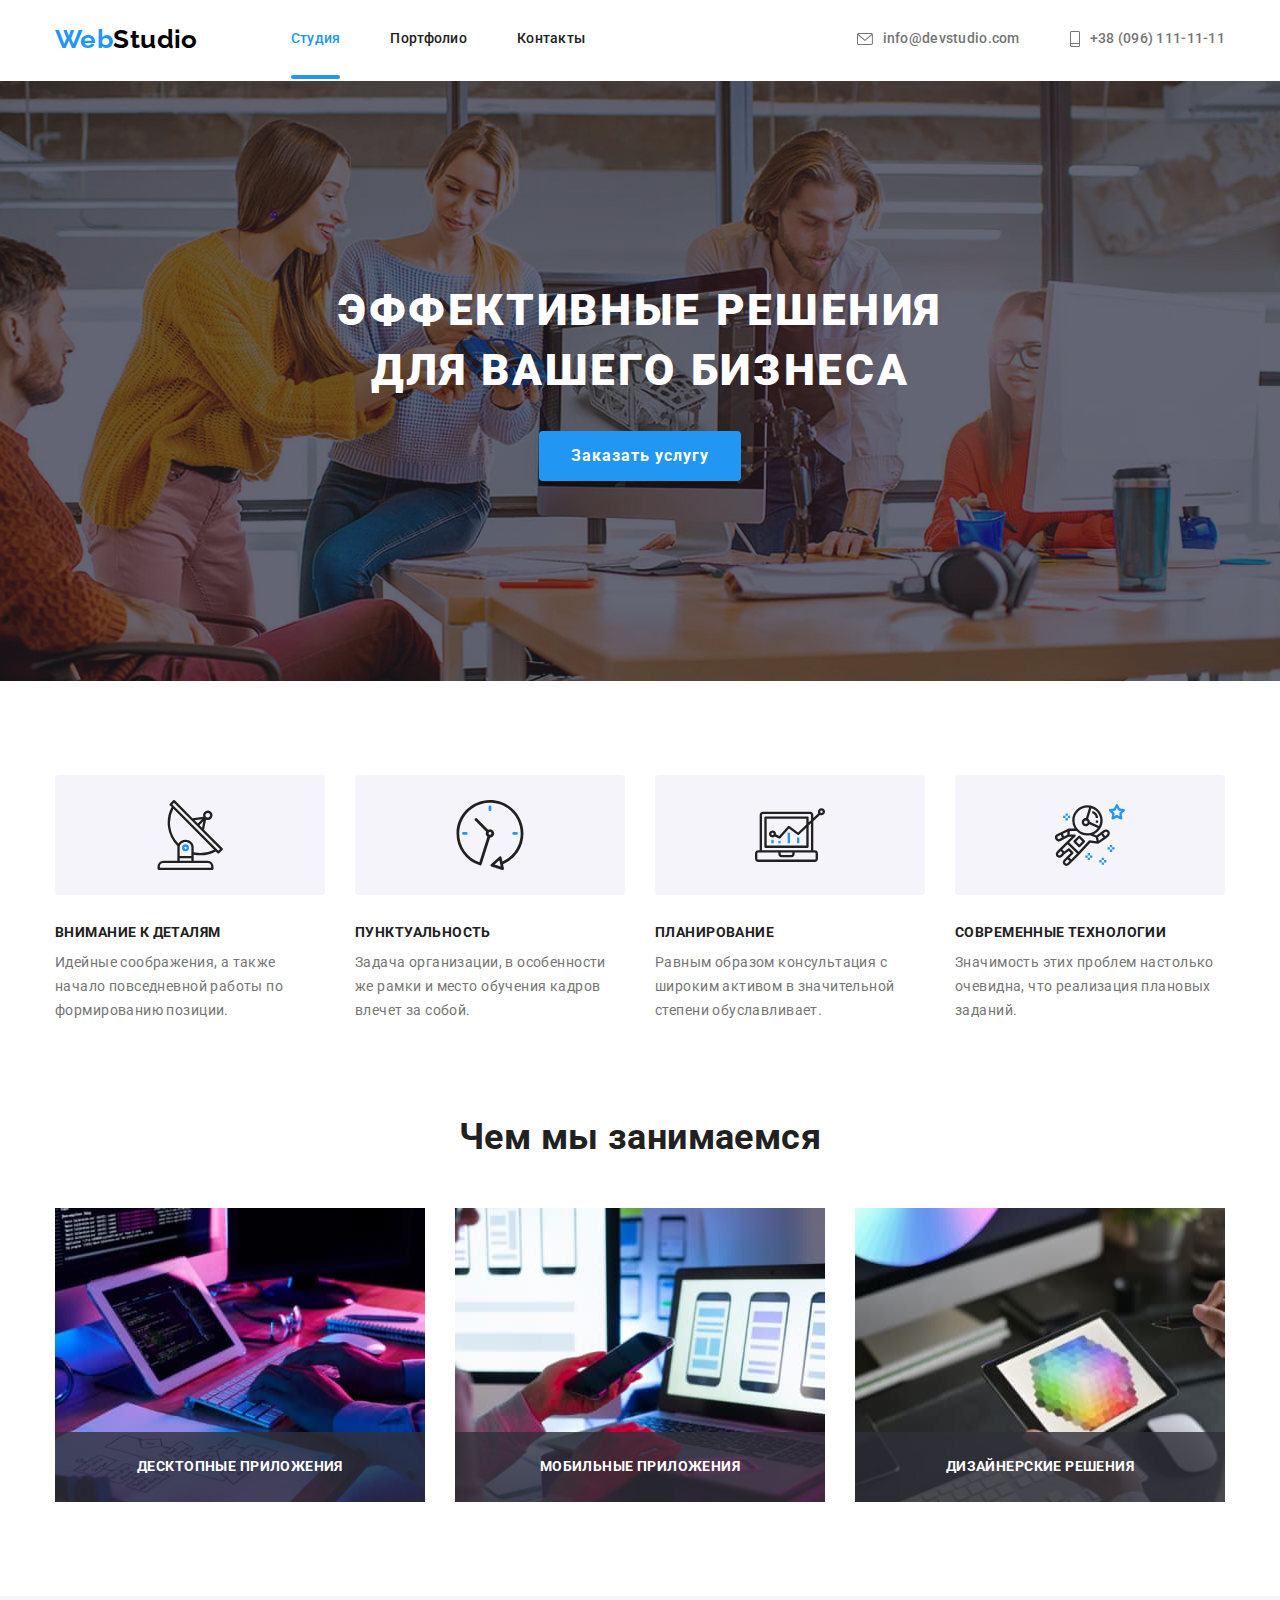
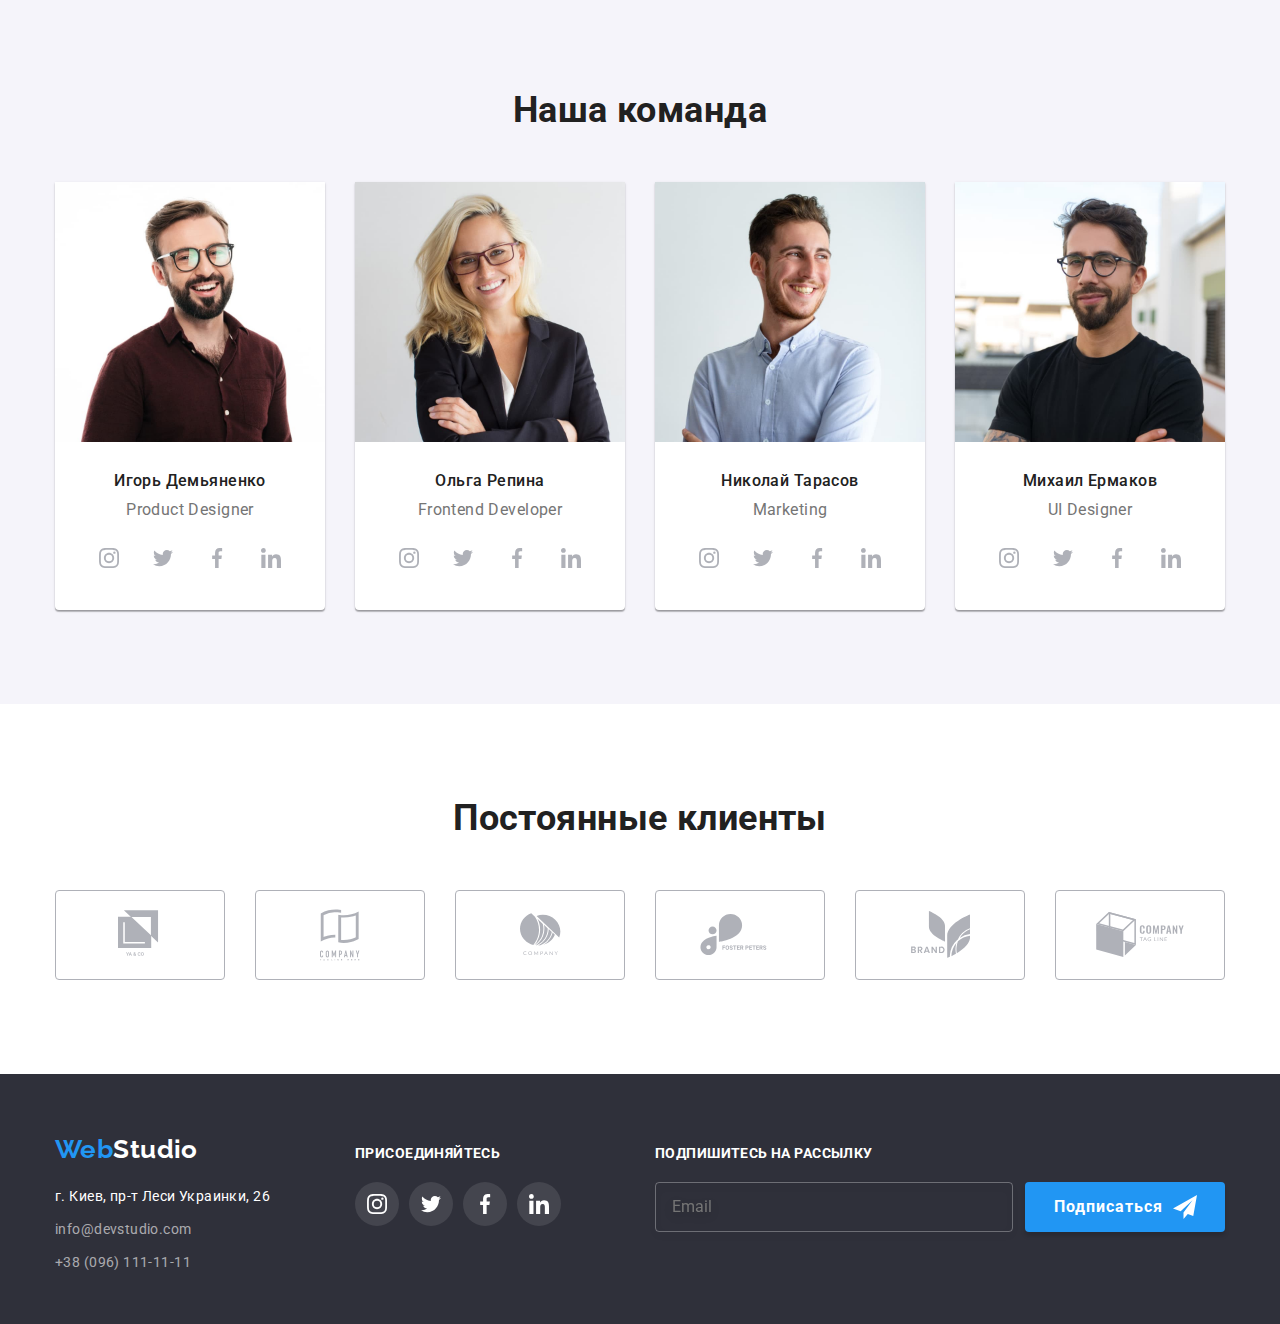
<file: index.html>
<!DOCTYPE html>
<html lang="ru">

<!-- Элемент -->

<head>
    <meta charset="UTF-8">
    <meta http-equiv="X-UA-Compatible" content="IE=edge">
    <meta name="viewport" content="width=device-width, initial-scale=1.0">
    <title>Портфолио</title>
    <link
        href="https://fonts.googleapis.com/css2?family=Raleway:wght@700&family=Roboto:wght@400;500;700;900&display=swap"
        rel="stylesheet">
    <link rel="stylesheet"
        href="https://cdnjs.cloudflare.com/ajax/libs/modern-normalize/0.2.0/modern-normalize.min.css">
    <link rel="stylesheet" href="./css/styles.css">
</head>

<!-- Тело -->

<body class="page">
    <header class="page-header page-header__size">
        <div class="container">
            <nav class="page-header__nav">
                <a href="./index.html" class="logo list"><span class="logo__text">Web</span>Studio</a>
                <ul class="site-nav list">
                    <li class="site-nav__item"><a href="./index.html"
                            class="site-nav__link site-nav__link--current list">Студия</a></li>
                    <li class="site-nav__item"><a href="./portfolio.html" class="site-nav__link list">Портфолио</a></li>
                    <li class="site-nav__item"><a href="#contacts" class="site-nav__link list">Контакты</a></li>
                </ul>
            </nav>
            <ul class="auth-nav list">
                <li class="auth-nav__item"><a href="mailto:info@devstudio.com" aria-label="Почта"
                        class="auth-nav__link list">
                        <svg class="auth-nav__icon" width="16" height="12">
                            <use href="./images/icon.svg#envelope"></use>
                        </svg>info@devstudio.com
                    </a>
                </li>
                <li class="auth-nav__item"><a href="tel:+380961111111" aria-label="Телефон" class="auth-nav__link list">
                        <svg class="auth-nav__icon" width="10" height="16">
                            <use href="./images/icon.svg#smartphone"></use>
                        </svg>+38 (096) 111-11-11</a></li>
            </ul>
        </div>
    </header>

<!-- Тело-2 -->

    <main>
        <section class="hero hero__overlay">
            <div class="container">
                <div class="hero__center">
                    <h1 class="hero__title">Эффективные решения для вашего бизнеса</h1>
                </div>
                <button type="button" class="button" data-modal-open>Заказать услугу</button>
                <div class="backdrop is-hidden" data-modal>
                    <div class="modal">
                        <p></p>
                        <button type="button" class="modal__button-close list list-border" data-modal-close>
                            <svg class="button-close__icon" width="11" height="11">
                                <use href="./images/icon.svg#close"></use>
                            </svg>
                        </button>
                        <div class="form-box">
                            <form class="form-modal">
                                <p class="form-modal__title">Оставьте свои данные, мы вам перезвоним</p>
                                <label class="form-modal__field">
                                    <span class="form-modal__text">Имя</span>
                                    <input type="text" class="form-modal__input" name="name">
                                    <svg class="form-modal__icon" width="18" height="18">
                                        <use href="./images/icon.svg#person-form"></use>
                                    </svg>
                                </label>
                                <label class="form-modal__field">
                                    <span class="form-modal__text">Телефон</span>
                                    <input type="tel" class="form-modal__input" name="tel">
                                    <svg class="form-modal__icon" width="18" height="18">
                                        <use href="./images/icon.svg#phone-form"></use>
                                    </svg>
                                </label>
                                <label class="form-modal__field">
                                    <span class="form-modal__text">Почта</span>
                                    <input type="email" class="form-modal__input" name="email" required>
                                    <svg class="form-modal__icon" width="18" height="18">
                                        <use href="./images/icon.svg#email-form"></use>
                                    </svg>
                                </label>
                                <label class="form-modal__field form-modal__field--area">
                                    <span class="form-modal__text">Комментарий</span>
                                    <textarea name="user-text" class="form-modal__input form-modal__input--area"
                                        placeholder="Введите текст"></textarea>
                                </label>
                                <label class="form-modal__checkbox">
                                    <input type="checkbox" class="form-modal__check-icon-box visually-hidden"
                                        name="check" value="i-agree">
                                    <svg class="form-modal__checkbox-icon" width="16" height="15">
                                        <use href="./images/icon.svg#icon-check"></use>
                                    </svg>
                                    <span class="form-modal__checkbox-text">Соглашаюсь с рассылкой и принимаю</span>
                                    <a href="" aria-label="Условия договора"
                                        class="form-modal__checkbox-text--agreement list" target="_blank"
                                        rel="noopener noreferrer">Условия договора</a>
                                </label>
                                <button type="submit" class="button button--send">Отправить</button>
                            </form>
                        </div>
                    </div>
                </div>

            </div>
        </section>
        <section class="section description">
            <div class="container">
                <h2 class="visually-hidden">Чем мы занимаемся описание</h2>
                <ul class="description__list list">
                    <li class="description__item">
                        <div class="description__item-box">
                            <svg width="70" height="70">
                                <use href="./images/icon.svg#Group"></use>
                            </svg>
                        </div>
                        <h3 class="description__title">Внимание к деталям</h3>
                        <p class="description__text">Идейные соображения, а также начало повседневной работы по
                            формированию позиции.
                        </p>
                    </li>
                    <li class="description__item">
                        <div class="description__item-box">
                            <svg width="70" height="70">
                                <use href="./images/icon.svg#clock"></use>
                            </svg>
                        </div>
                        <h3 class="description__title">Пунктуальность</h3>
                        <p class="description__text">Задача организации, в особенности же рамки и место обучения кадров
                            влечет за
                            собой.
                        </p>
                    </li>
                    <li class="description__item">
                        <div class="description__item-box">
                            <svg width="70" height="70">
                                <use href="./images/icon.svg#diagram"></use>
                            </svg>
                        </div>
                        <h3 class="description__title">Планирование</h3>
                        <p class="description__text">Равным образом консультация с широким активом в значительной
                            степени
                            обуславливает.
                        </p>
                    </li>
                    <li class="description__item">
                        <div class="description__item-box">
                            <svg width="70" height="70">
                                <use href="./images/icon.svg#astronaut"></use>
                            </svg>
                        </div>
                        <h3 class="description__title">Современные технологии</h3>
                        <p class="description__text">Значимость этих проблем настолько очевидна, что реализация плановых
                            заданий.</p>
                    </li>
                </ul>
            </div>
        </section>
        <section class="section jobs">
            <div class="container">
                <h2 class="section__title">Чем мы занимаемся</h2>
                <ul class="section-jobs__list list">
                    <li class="section-jobs__item section-jobs__item--foto-thumb"><img src="./images/about-1.jpg"
                            alt="Сотрудник пишет код." width="370">
                        <p class="section-jobs__text">Десктопные приложения</p>
                    </li>
                    <li class="section-jobs__item section-jobs__item--foto-thumb"><img src="./images/about-2.jpg"
                            alt="Сотрудник настраивает стили." width="370">
                        <p class="section-jobs__text">Мобильные приложения</p>
                    </li>
                    <li class="section-jobs__item section-jobs__item--foto-thumb"><img src="./images/about-3.jpg"
                            alt="Сотрудник настраивает цветовую палитру." width="370">
                        <p class="section-jobs__text">Дизайнерские решения</p>
                    </li>
                </ul>
            </div>
        </section>
        <section class="section team">
            <div class="container">
                <h2 class="section__title">Наша команда</h2>
                <ul class="team__list list">
                    <li class="team__item">
                        <img src="./images/prod-designer.jpg" alt="На фото Игорь Демьяненко" width="270" class="team-foto">
                        <div class="team__card-box">
                            <h3 class="team__card-title">Игорь Демьяненко</h3>
                            <p class="team__card-text">Product Designer</p>
                            <ul class="social-network list">
                                <li class="social-network__item">
                                    <a href="" class="social-network__link" aria-label="Инстаграмм" target="_blank"
                                        rel="noopener noreferrer">
                                        <svg class="social-network__icon" width="20" height="20">
                                            <use href="./images/icon.svg#instagram"></use>
                                        </svg>
                                    </a>
                                </li>
                                <li class="social-network__item">
                                    <a href="" class="social-network__link" aria-label="Твиттер" target="_blank"
                                        rel="noopener noreferrer">
                                        <svg class="social-network__icon" width="20" height="20">
                                            <use href="./images/icon.svg#twitter"></use>
                                        </svg>
                                    </a>
                                </li>
                                <li class="social-network__item">
                                    <a href="" class="social-network__link" aria-label="Фейсбук" target="_blank"
                                        rel="noopener noreferrer">
                                        <svg class="social-network__icon" width="20" height="20">
                                            <use href="./images/icon.svg#facebook"></use>
                                        </svg>
                                    </a>
                                </li>
                                <li class="social-network__item">
                                    <a href="" class="social-network__link" aria-label="Линкедин" target="_blank"
                                        rel="noopener noreferrer">
                                        <svg class="social-network__icon" width="20" height="20">
                                            <use href="./images/icon.svg#linkedin"></use>
                                        </svg>
                                    </a>
                                </li>
                            </ul>
                        </div>
                    </li>
                    <li class="team__item">
                        <img src="./images/fronend-dev.jpg" alt="На фото Ольга Репина" width="270" class="team-foto">
                        <div class="team__card-box">
                            <h3 class="team__card-title">Ольга Репина</h3>
                            <p class="team__card-text">Frontend Developer</p>
                            <ul class="social-network list">
                                <li class="social-network__item ">
                                    <a href="" class="social-network__link" aria-label="Инстаграмм" target="_blank"
                                        rel="noopener noreferrer">
                                        <svg class="social-network__icon" width="20" height="20">
                                            <use href="./images/icon.svg#instagram"></use>
                                        </svg>
                                    </a>
                                </li>
                                <li class="social-network__item">
                                    <a href="" class="social-network__link" aria-label="Твиттер" target="_blank"
                                        rel="noopener noreferrer">
                                        <svg class="social-network__icon" width="20" height="20">
                                            <use href="./images/icon.svg#twitter"></use>
                                        </svg>
                                    </a>
                                </li>
                                <li class="social-network__item">
                                    <a href="" class="social-network__link" aria-label="Фейсбук" target="_blank"
                                        rel="noopener noreferrer">
                                        <svg class="social-network__icon" width="20" height="20">
                                            <use href="./images/icon.svg#facebook"></use>
                                        </svg>
                                    </a>
                                </li>
                                <li class="social-network__item">
                                    <a href="" class="social-network__link" aria-label="Линкедин" target="_blank"
                                        rel="noopener noreferrer">
                                        <svg class="social-network__icon" width="20" height="20">
                                            <use href="./images/icon.svg#linkedin"></use>
                                        </svg>
                                    </a>
                                </li>
                            </ul>
                        </div>
                    </li>
                    <li class="team__item">
                        <img src="./images/marketting.jpg" alt="На фото Николай Тарасов" width="270" class="team-foto">
                        <div class="team__card-box">
                            <h3 class="team__card-title">Николай Тарасов</h3>
                            <p class="team__card-text">Marketing</p>
                            <ul class="social-network list">
                                <li class="social-network__item">
                                    <a href="" class="social-network__link" aria-label="Инстаграмм" target="_blank"
                                        rel="noopener noreferrer">
                                        <svg class="social-network__icon" width="20" height="20">
                                            <use href="./images/icon.svg#instagram"></use>
                                        </svg>
                                    </a>
                                </li>
                                <li class="social-network__item">
                                    <a href="" class="social-network__link" aria-label="Твиттер" target="_blank"
                                        rel="noopener noreferrer">
                                        <svg class="social-network__icon" width="20" height="20">
                                            <use href="./images/icon.svg#twitter"></use>
                                        </svg>
                                    </a>
                                </li>
                                <li class="social-network__item">
                                    <a href="" class="social-network__link" aria-label="Фейсбук" target="_blank"
                                        rel="noopener noreferrer">
                                        <svg class="social-network__icon" width="20" height="20">
                                            <use href="./images/icon.svg#facebook"></use>
                                        </svg>
                                    </a>
                                </li>
                                <li class="social-network__item">
                                    <a href="" class="social-network__link" aria-label="Линкедин" target="_blank"
                                        rel="noopener noreferrer">
                                        <svg class="social-network__icon" width="20" height="20">
                                            <use href="./images/icon.svg#linkedin"></use>
                                        </svg>
                                    </a>
                                </li>
                            </ul>
                        </div>
                    </li>
                    <li class="team__item">
                        <img src="./images/ui-designer.jpg" alt="На фото Михаил Ермаков" width="270" class="team-foto">
                        <div class="team__card-box">
                            <h3 class="team__card-title">Михаил Ермаков</h3>
                            <p class="team__card-text">UI Designer</p>
                            <ul class="social-network list">
                                <li class="social-network__item">
                                    <a href="" class="social-network__link" aria-label="Инстаграмм" target="_blank"
                                        rel="noopener noreferrer">
                                        <svg class="social-network__icon" width="20" height="20">
                                            <use href="./images/icon.svg#instagram"></use>
                                        </svg>
                                    </a>
                                </li>
                                <li class="social-network__item">
                                    <a href="" class="social-network__link" aria-label="Твиттер" target="_blank"
                                        rel="noopener noreferrer">
                                        <svg class="social-network__icon" width="20" height="20">
                                            <use href="./images/icon.svg#twitter"></use>
                                        </svg>
                                    </a>
                                </li>
                                <li class="social-network__item">
                                    <a href="" class="social-network__link" aria-label="Фейсбук" target="_blank"
                                        rel="noopener noreferrer">
                                        <svg class="social-network__icon" width="20" height="20">
                                            <use href="./images/icon.svg#facebook"></use>
                                        </svg>
                                    </a>
                                </li>
                                <li class="social-network__item">
                                    <a href="" class="social-network__link" aria-label="Линкедин" target="_blank"
                                        rel="noopener noreferrer">
                                        <svg class="social-network__icon" width="20" height="20">
                                            <use href="./images/icon.svg#linkedin"></use>
                                        </svg>
                                    </a>
                                </li>
                            </ul>
                        </div>
                    </li>
                </ul>
            </div>
        </section>
        <section class="section clients">
            <div class="container">
                <h2 class="section__title">Постоянные клиенты</h2>
                <ul class="clients__list list">
                    <li class="clients__item">
                        <a href="" class="clients__link" aria-label="Логотип компании" target="_blank"
                            rel="noopener noreferrer">
                            <svg class="clients__icon" width="44.27" height="49.23">
                                <use href="./images/icon.svg#logo1"></use>
                            </svg>
                        </a>
                    </li>
                    <li class="clients__item">
                        <a href="" class="clients__link" aria-label="Логотип компании" target="_blank"
                            rel="noopener noreferrer">
                            <svg class="clients__icon" width="40" height="52">
                                <use href="./images/icon.svg#logo2"></use>
                            </svg>
                        </a>
                    </li>
                    <li class="clients__item">
                        <a href="" class="clients__link" aria-label="Логотип компании" target="_blank"
                            rel="noopener noreferrer">
                            <svg class="clients__icon" width="41" height="42.6">
                                <use href="./images/icon.svg#logo3"></use>
                            </svg>
                        </a>
                    </li>
                    <li class="clients__item">
                        <a href="" class="clients__link" aria-label="Логотип компании" target="_blank"
                            rel="noopener noreferrer">
                            <svg class="clients__icon" width="79.66" height="42.02">
                                <use href="./images/icon.svg#logo4"></use>
                            </svg>
                        </a>
                    </li>
                    <li class="clients__item">
                        <a href="" class="clients__link" aria-label="Логотип компании" target="_blank"
                            rel="noopener noreferrer">
                            <svg class="clients__icon" width="59" height="47">
                                <use href="./images/icon.svg#logo5"></use>
                            </svg>
                        </a>
                    </li>
                    <li class="clients__item">
                        <a href="" class="clients__link" aria-label="Логотип компании" target="_blank"
                            rel="noopener noreferrer">
                            <svg class="clients__icon" width="88.48" height="45.44">
                                <use href="./images/icon.svg#logo6"></use>
                            </svg>
                        </a>
                    </li>
                </ul>
            </div>
        </section>
    </main>

<!-- Подвал -->

    <footer class="footer">
        <div class="container">
            <div class="footerbox">
                <div class="footer__address-block">
                    <a href="./index.html" class="logo footer__logo--size"><span class="logo__text">Web</span><span
                            class="logo__text--change">Studio</span></a>
                    <address id="contacts">
                        <ul class="address-block__list list">
                            <li class="address-block__item"><a href="https://goo.gl/maps/zxBXprxEHdJfPsus8"
                                    aria-label="Гугл карта" target="_blank" rel="noopener noreferrer"
                                    class="address-block__map list">
                                    г. Киев, пр-т Леси Украинки, 26</a></li>
                            <li class="address-block__item"><a href="mailto:info@devstudio.com" aria-label="Почта"
                                    class="address-block__link list">info@devstudio.com</a></li>
                            <li class="address-block__item"><a href="tel:+380961111111" aria-label="Телефон"
                                    class="address-block__link list">+38 (096)
                                    111-11-11</a></li>
                        </ul>
                    </address>
                </div>
                <div class="footer__social-link">
                    <p class="footer__subtitle">присоединяйтесь</p>
                    <ul class="social-network list">
                        <li class="social-network__item">
                            <a href="" class="social-network__link social-network__link--change" aria-label="Инстаграмм"
                                target="_blank" rel="noopener noreferrer">
                                <svg class="social-network__icon social-network__icon--change" width="20" height="20">
                                    <use href="./images/icon.svg#instagram"></use>
                                </svg>
                            </a>
                        </li>
                        <li class="social-network__item">
                            <a href="" class="social-network__link social-network__link--change" aria-label="Твиттер"
                                target="_blank" rel="noopener noreferrer">
                                <svg class="social-network__icon social-network__icon--change" width="20" height="20">
                                    <use href="./images/icon.svg#twitter"></use>
                                </svg>
                            </a>
                        </li>
                        <li class="social-network__item">
                            <a href="" class="social-network__link social-network__link--change" aria-label="Фейсбук"
                                target="_blank" rel="noopener noreferrer">
                                <svg class="social-network__icon social-network__icon--change" width="20" height="20">
                                    <use href="./images/icon.svg#facebook"></use>
                                </svg>
                            </a>
                        </li>
                        <li class="social-network__item">
                            <a href="" class="social-network__link social-network__link--change" aria-label="Линкедин"
                                target="_blank" rel="noopener noreferrer">
                                <svg class="social-network__icon social-network__icon--change" width="20" height="20">
                                    <use href="./images/icon.svg#linkedin"></use>
                                </svg>
                            </a>
                        </li>
                    </ul>
                </div>
                <div class="footer__subscribe-box">
                    <p class="footer__subtitle">Подпишитесь на рассылку</p>
                    <form class="footer__mail-box">
                        <label class="mail-box__label"><input class="mail-box__feild" type="email" name="email"
                                placeholder="Email"></label>
                        <button type="submit" class="button subscribe--button">Подписаться
                            <svg class="subscribe__icon" width="24" height="24">
                                <use href="./images/icon.svg#icon_send"></use>
                            </svg>
                        </button>
                    </form>
                </div>
            </div>
        </div>
    </footer>
    <script src="./js/modal.js"></script>
</body>
</html>
</file>
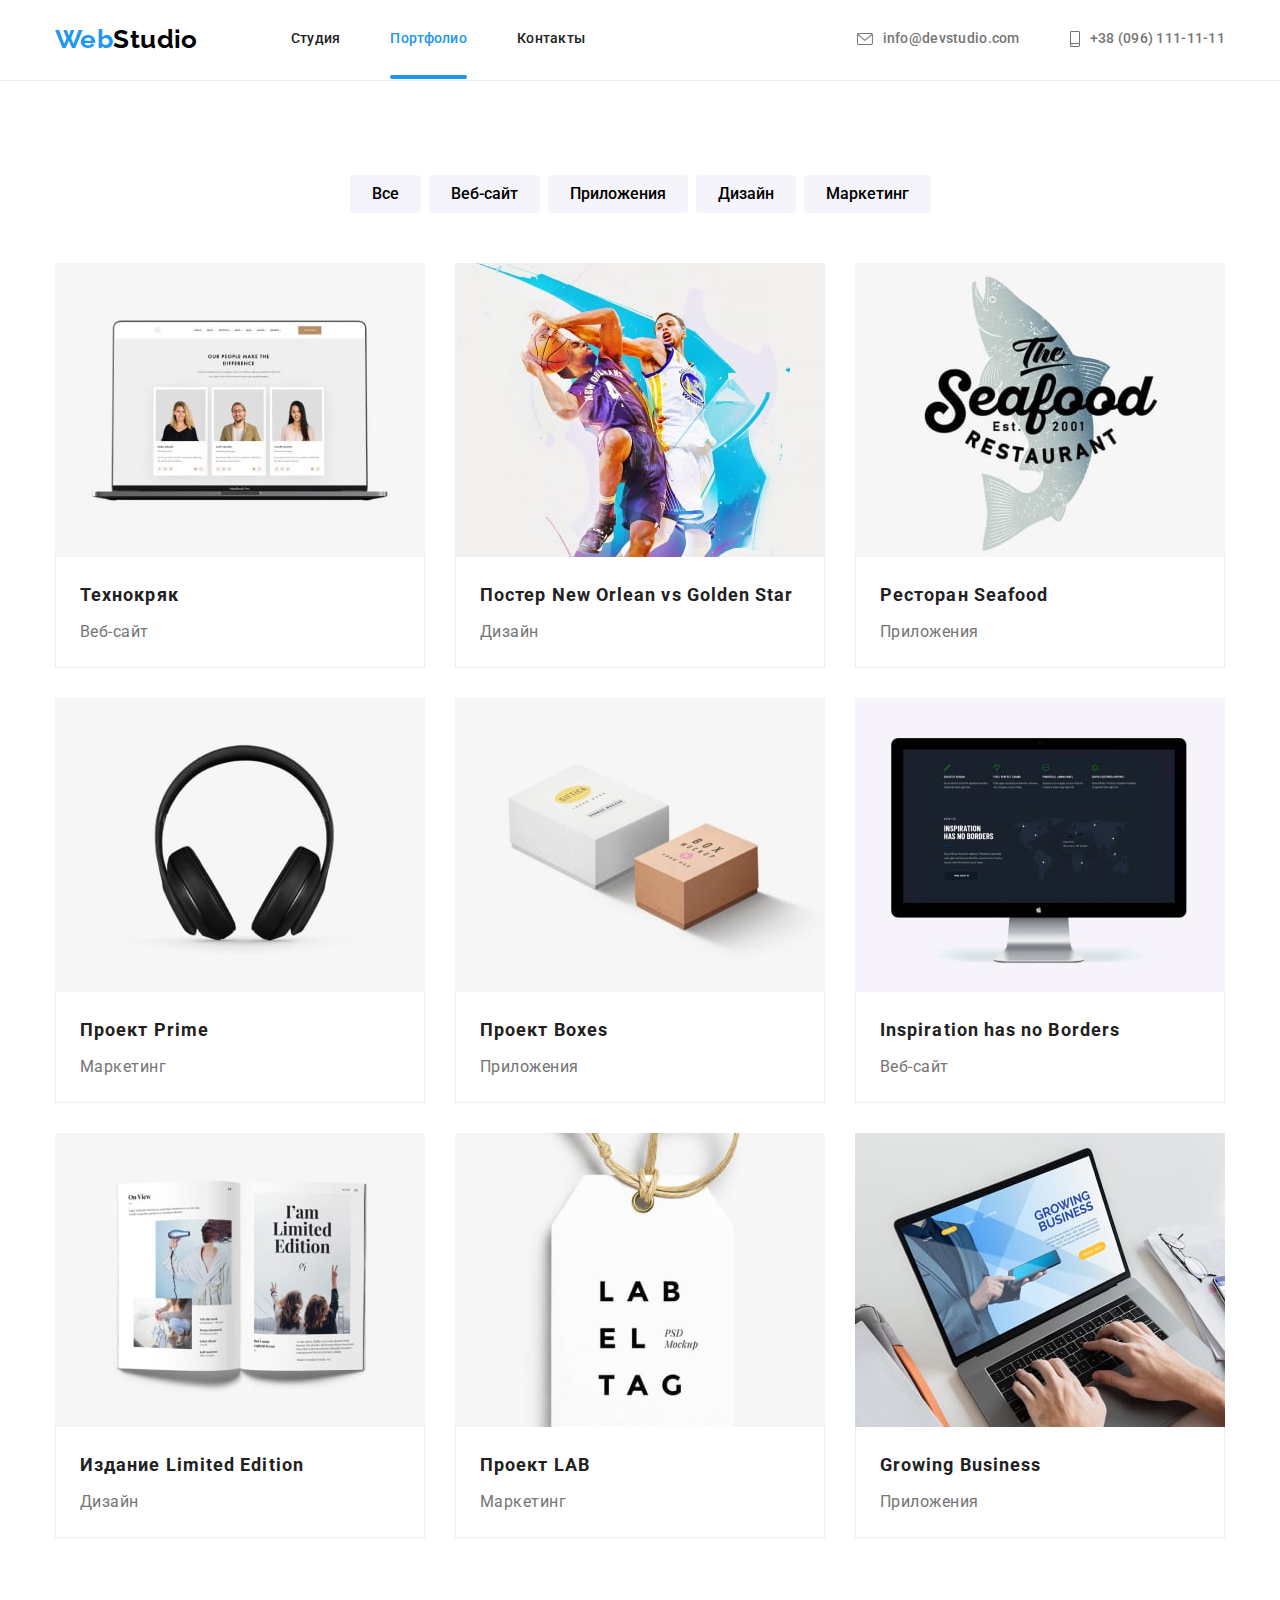
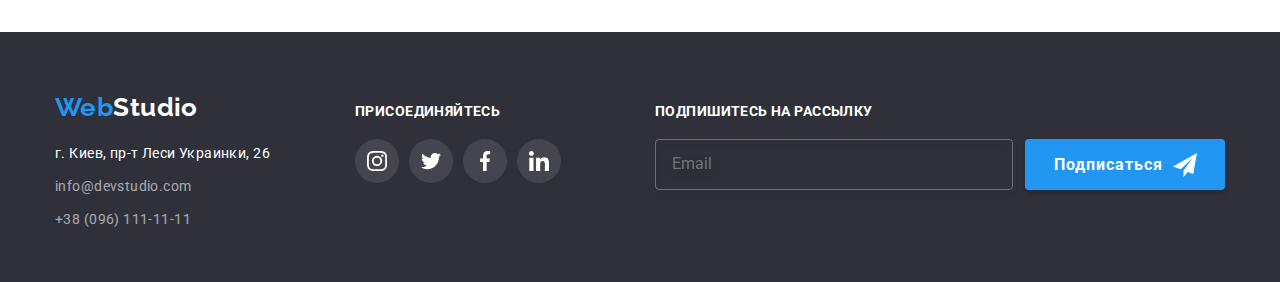
<file: portfolio.html>
<!DOCTYPE html>
<html lang="ru">
<head>
    <meta charset="UTF-8">
    <meta http-equiv="X-UA-Compatible" content="IE=edge">
    <meta name="viewport" content="width=device-width, initial-scale=1.0">
    <title>portfolio</title>
    <link
        href="https://fonts.googleapis.com/css2?family=Raleway:wght@700&family=Roboto:wght@400;500;700;900&display=swap"
        rel="stylesheet">
    <link rel="stylesheet"
        href="https://cdnjs.cloudflare.com/ajax/libs/modern-normalize/0.2.0/modern-normalize.min.css">
    <link rel="stylesheet" href="./css/styles.css">
</head>
<body class="page">
    <header class="page-header page-header__border">
        <div class="container">
            <nav class="page-header__nav">
                <a href="./index.html" class="logo list"><span class="logo__text">Web</span>Studio</a>
                <ul class="site-nav list">
                    <li class="site-nav__item"><a href="./index.html" class="site-nav__link list">Студия</a></li>
                    <li class="site-nav__item"><a href="./portfolio.html"
                            class="site-nav__link site-nav__link--current list">Портфолио</a></li>
                    <li class="site-nav__item"><a href="#contacts" class="site-nav__link list">Контакты</a></li>
                </ul>
            </nav>
            <ul class="auth-nav list">
                <li class="auth-nav__item"><a href="mailto:info@devstudio.com" aria-label="Почта"
                        class="auth-nav__link list">
                        <svg class="auth-nav__icon" width="16" height="12">
                            <use href="./images/icon.svg#envelope"></use>
                        </svg>info@devstudio.com
                    </a>
                </li>
                <li class="auth-nav__item"><a href="tel:+380961111111" aria-label="Телефон" class="auth-nav__link list">
                        <svg class="auth-nav__icon" width="10" height="16">
                            <use href="./images/icon.svg#smartphone"></use>
                        </svg>+38 (096) 111-11-11</a></li>
            </ul>
        </div>
    </header>
    <main>
        <section class="portfolio">
            <div class="container">
                <h1 class="visually-hidden">Портфолио</h1>
                <ul class="filter list">
                    <li class="filter__item"><button type="button" class="filter__button" 
                        aria-label="Все">Все</button></li>
                    <li class="filter__item"><button type="button" class="filter__button"
                            aria-label="Веб-сайт">Веб-сайт</button></li>
                    <li class="filter__item"><button type="button" class="filter__button"
                            aria-label="Приложения">Приложения</button></li>
                    <li class="filter__item"><button type="button" class="filter__button"
                            aria-label="Дизайн">Дизайн</button></li>
                    <li class="filter__item"><button type="button" class="filter__button"
                            aria-label="Маркетинг">Маркетинг</button></li>
                </ul>
                <ul class="filter-cards list">
                    <li class="filter-cards__item">
                        <a href="" aria-label="Веб-сайт" class="filter-cards__link list" target="_blank"
                            rel="noopener noreferrer">
                            <div class="animation-box">
                                <img src="./images/img.jpg" alt="На фото ноутбук" width="370">
                                <p class="animation-box__thumb"><span class="animation-box__text">Технокряк это
                                        современная площадка распространения коронавируса.
                                        Компании
                                        используют эту платформу для цифрового
                                        шпионажа и атак на защищённые сервера конкурентов.</span></p>
                            </div>
                            <div class="filter-box">
                                <h2 class="filter-box__title">Технокряк</h2>
                                <p class="filter-box__text">Веб-сайт</p>
                            </div>
                        </a>
                    </li>
                    <li class="filter-cards__item">
                        <a href="" aria-label="Дизайн" class="filter-cards__link list" target="_blank"
                            rel="noopener noreferrer">
                            <div class="animation-box">
                                <img src="./images/img-1.jpg" alt="На фото баскетболисты" width="370">
                                <p class="animation-box__thumb"><span class="animation-box__text">Lorem ipsum dolor sit
                                        amet consectetur adipisicing elit. Magnam beatae, provident similique ab eum id
                                        sint recusandae temporibus! Eveniet nam nobis temporibus quidem harum
                                        perspiciatis, praesentium tenetur veniam!</span></p>
                            </div>
                            <div class="filter-box">
                                <h2 class="filter-box__title">Постер New Orlean vs Golden Star</h2>
                                <p class="filter-box__text">Дизайн</p>
                            </div>
                        </a>
                    </li>
                    <li class="filter-cards__item">
                        <a href="" aria-label="Приложения" class="filter-cards__link list" target="_blank"
                            rel="noopener noreferrer">
                            <div class="animation-box">
                                <img src="./images/img-2.jpg" alt="На фото логотип ресторана" width="370">
                                <p class="animation-box__thumb"><span class="animation-box__text">Lorem ipsum dolor sit,
                                        amet consectetur adipisicing elit. Incidunt quae ex repellendus ab autem
                                        inventore amet molestiae excepturi, obcaecati, vel quidem necessitatibus tenetur
                                        optio reprehenderit pariatur?</span></p>
                            </div>
                            <div class="filter-box">
                                <h2 class="filter-box__title">Ресторан Seafood</h2>
                                <p class="filter-box__text">Приложения</p>
                            </div>
                        </a>
                    </li>
                    <li class="filter-cards__item">
                        <a href="" aria-label="Маркетинг" class="filter-cards__link list" target="_blank"
                            rel="noopener noreferrer">
                            <div class="animation-box">
                                <img src="./images/img-3.jpg" alt="На фото наушники" width="370">
                                <p class="animation-box__thumb"><span class="animation-box__text">Lorem, ipsum dolor sit
                                        amet consectetur adipisicing elit. Reprehenderit, blanditiis. Et sequi sed
                                        adipisci sit, eaque architecto consequatur aliquam odio tempora velit illo
                                        maiores asperiores, voluptatem.</span>
                                </p>
                            </div>
                            <div class="filter-box">
                                <h2 class="filter-box__title">Проект Prime</h2>
                                <p class="filter-box__text">Маркетинг</p>
                            </div>
                        </a>
                    </li>
                    <li class="filter-cards__item">
                        <a href="" aria-label="Приложения" class="filter-cards__link list" target="_blank"
                            rel="noopener noreferrer">
                            <div class="animation-box">
                                <img src="./images/img-4.jpg" alt="На фото коробки" width="370">
                                <p class="animation-box__thumb"><span class="animation-box__text">Lorem ipsum dolor sit
                                        amet, consectetur adipisicing elit. Aperiam, dolorem? Dolore iste, provident
                                        modi consequuntur ipsum optio repudiandae harum placeat inventore fugit
                                        officiis! quibusdam!</span></p>
                            </div>
                            <div class="filter-box">
                                <h2 class="filter-box__title">Проект Boxes</h2>
                                <p class="filter-box__text">Приложения</p>
                            </div>
                        </a>
                    </li>
                    <li class="filter-cards__item">
                        <a href="" aria-label="Веб-сайт" class="filter-cards__link list" target="_blank"
                            rel="noopener noreferrer">
                            <div class="animation-box">
                                <img src="./images/img-5.jpg" alt="На фото монитор" width="370">
                                <p class="animation-box__thumb"><span class="animation-box__text">Lorem ipsum dolor sit
                                        amet consectetur adipisicing elit. Cumque nisi iure voluptate perferendis ipsam
                                        autem placeat, libero quam dignissimos pariatur cupiditate temporibus saepe
                                        eaque?</span></p>
                            </div>
                            <div class="filter-box">
                                <h2 class="filter-box__title">Inspiration has no Borders</h2>
                                <p class="filter-box__text">Веб-сайт</p>
                            </div>
                        </a>
                    </li>
                    <li class="filter-cards__item">
                        <a href="" aria-label="Дизайн" class="filter-cards__link list" target="_blank"
                            rel="noopener noreferrer">
                            <div class="animation-box">
                                <img src="./images/img-6.jpg" alt="На фото книга" width="370">
                                <p class="animation-box__thumb"><span class="animation-box__text">Lorem, ipsum dolor sit
                                        amet consectetur adipisicing elit. Praesentium atque, provident illo molestias
                                        id voluptatibus vel debitis aperiam nobis? Aspernatur, iste quibusdam sed
                                        accusamus omnis!</span></p>
                            </div>
                            <div class="filter-box">
                                <h2 class="filter-box__title">Издание Limited Edition</h2>
                                <p class="filter-box__text">Дизайн</p>
                            </div>
                        </a>
                    </li>
                    <li class="filter-cards__item">
                        <a href="" aria-label="Маркетинг" class="filter-cards__link list" target="_blank"
                            rel="noopener noreferrer">
                            <div class="animation-box">
                                <img src="./images/img-7.jpg" alt="На фото ярлык с логотипом" width="370">
                                <p class="animation-box__thumb"><span class="animation-box__text">Lorem ipsum, dolor sit
                                        amet consectetur adipisicing elit. Ipsum quidem totam nulla obcaecati quasi ex,
                                        porro et repudiandae voluptatum, dicta, enim eum rem. Explicabo, distinctio quia
                                        .</span></p>
                            </div>
                            <div class="filter-box">
                                <h2 class="filter-box__title">Проект LAB</h2>
                                <p class="filter-box__text">Маркетинг</p>
                            </div>
                        </a>
                    </li>
                    <li class="filter-cards__item">
                        <a href="" aria-label="Приложения" class="filter-cards__link list" target="_blank"
                            rel="noopener noreferrer">
                            <div class="animation-box">
                                <img src="./images/img-8.jpg" alt="На фото человек работает на ноутбуке"
                                    width="370">
                                <p class="animation-box__thumb"><span class="animation-box__text">Lorem ipsum dolor, sit
                                        amet consectetur adipisicing elit. Consectetur, ratione cum quisquam harum
                                        aperiam qui omnis quasi sapiente eius quod consequuntur? Neque consequuntur
                                        facilis voluptatem laborum !</span></p>
                            </div>
                            <div class="filter-box">
                                <h2 class="filter-box__title">Growing Business</h2>
                                <p class="filter-box__text">Приложения</p>
                            </div>
                        </a>
                    </li>
                </ul>
            </div>
        </section>
    </main>
    <footer class="footer">
        <div class="container">
            <div class="footerbox">
                <div class="footer__address-block">
                    <a href="./index.html" class="logo footer__logo--size"><span class="logo__text">Web</span><span
                            class="logo__text--change">Studio</span></a>
                    <address id="contacts">
                        <ul class="address-block__list list">
                            <li class="address-block__item"><a href="https://goo.gl/maps/zxBXprxEHdJfPsus8"
                                    aria-label="Гугл карта" target="_blank" rel="noopener noreferrer"
                                    class="address-block__map list">
                                    г. Киев, пр-т Леси Украинки, 26</a></li>
                            <li class="address-block__item"><a href="mailto:info@devstudio.com" aria-label="Почта"
                                    class="address-block__link list">info@devstudio.com</a></li>
                            <li class="address-block__item"><a href="tel:+380961111111" aria-label="Телефон"
                                    class="address-block__link list">+38 (096)
                                    111-11-11</a></li>
                        </ul>
                    </address>
                </div>
                <div class="footer__social-link">
                    <p class="footer__subtitle">присоединяйтесь</p>
                    <ul class="social-network list">
                        <li class="social-network__item">
                            <a href="" class="social-network__link social-network__link--change" aria-label="Инстаграмм"
                                target="_blank" rel="noopener noreferrer">
                                <svg class="social-network__icon social-network__icon--change" width="20" height="20">
                                    <use href="./images/icon.svg#instagram"></use>
                                </svg>
                            </a>
                        </li>
                        <li class="social-network__item">
                            <a href="" class="social-network__link social-network__link--change" aria-label="Твиттер"
                                target="_blank" rel="noopener noreferrer">
                                <svg class="social-network__icon social-network__icon--change" width="20" height="20">
                                    <use href="./images/icon.svg#twitter"></use>
                                </svg>
                            </a>
                        </li>
                        <li class="social-network__item">
                            <a href="" class="social-network__link social-network__link--change" aria-label="Фейсбук"
                                target="_blank" rel="noopener noreferrer">
                                <svg class="social-network__icon social-network__icon--change" width="20" height="20">
                                    <use href="./images/icon.svg#facebook"></use>
                                </svg>
                            </a>
                        </li>
                        <li class="social-network__item">
                            <a href="" class="social-network__link social-network__link--change" aria-label="Линкедин"
                                target="_blank" rel="noopener noreferrer">
                                <svg class="social-network__icon social-network__icon--change" width="20" height="20">
                                    <use href="./images/icon.svg#linkedin"></use>
                                </svg>
                            </a>
                        </li>
                    </ul>
                </div>
                <div class="footer__subscribe-box">
                    <p class="footer__subtitle">Подпишитесь на рассылку</p>
                    <form class="footer__mail-box">
                        <label class="mail-box__label"><input class="mail-box__feild" type="email" name="email"
                                placeholder="Email"></label>
                        <button type="submit" class="button subscribe--button">Подписаться
                            <svg class="subscribe__icon" width="24" height="24">
                                <use href="./images/icon.svg#icon_send"></use>
                            </svg>
                        </button>
                    </form>
                </div>
            </div>
        </div>
    </footer>
</body>
</html>
</file>
<file: css/styles.css>
/*
* Prefixed by https://autoprefixer.github.io
* PostCSS: v7.0.29,
* Autoprefixer: v9.7.6
* Browsers: last 4 version
*/

:root {
  --filter-box: #eeeeee;
  --animation-box: rgba(33, 150, 243, 0.9);
  --accent-color: #2196f3;
  --button-hover: #188ce8;
  --text-title-color: #212121;
  --black-color-acc-logo: #000000;
  --text-color: #757575;
  --icons-color: #afb1b8;
  --primary-white-color: #ffffff;
  --dark-bg-color: #2f303a;
  --accent-bg-color: #f5f4fa;
  --hero-bgc: #c4c4c4;
  --accent-link-footer: rgba(255, 255, 255, 0.1);
  --mail-box-color: rgba(255, 255, 255, 0.6);
  --mail-box-border: rgba(255, 255, 255, 0.3);
  --bg-jobs-text: rgba(47, 48, 58, 0.8);
  --form-modal-imput: rgba(117, 117, 117, 0.5);
  --form-modal-imput-border: rgba(33, 33, 33, 0.2);
  --backdrop-bgc: rgba(0, 0, 0, 0.2);
  --modal-close: rgba(0, 0, 0, 0.1);
  --hero-overlay: rgba(47, 48, 58, 0.4);
  --checkbox: 0px 4px 4px rgba(0, 0, 0, 0.25);
  --description-list-set: 4;
  --description-list-set-gap: 30px;
  --team-list-set: 4;
  --team-list-set-gap: 30px;
  --section-jobs-list-set: 3;
  --section-jobs-list-set-gap: 30px;
  --section-clients-set: 6;
  --section-clients-set-gap: 30px;
  --section-filter-link-set: 3;
  --section-filter-link-gap: 30px;

  --card-shadow: 0px 1px 3px rgba(0, 0, 0, 0.12),
    0px 1px 1px rgba(0, 0, 0, 0.14), 0px 2px 1px rgba(0, 0, 0, 0.2);
  --filter-cards-shadow: 0px 1px 1px rgba(0, 0, 0, 0.12),
    0px 4px 4px rgba(0, 0, 0, 0.06), 1px 4px 6px rgba(0, 0, 0, 0.16);
  --filter-button-swdow: 0px 3px 1px rgba(0, 0, 0, 0.1),
    0px 1px 2px rgba(0, 0, 0, 0.08), 0px 2px 2px rgba(0, 0, 0, 0.12);
  --modal-shadow: 0px 1px 3px rgba(0, 0, 0, 0.12),
    0px 1px 1px rgba(0, 0, 0, 0.14), 0px 2px 1px rgba(0, 0, 0, 0.2);
  --button-swadow: rgba(0, 0, 0, 0.15);
  --mail-box-shadow: 0px 4px 4px rgba(0, 0, 0, 0.15);
  --transition-color: color 250ms cubic-bezier(0.4, 0, 0.2, 1);
  --transition-fill: fill 250ms cubic-bezier(0.4, 0, 0.2, 1);
  --transition-bg-color: background-color 250ms cubic-bezier(0.4, 0, 0.2, 1);
  --transition-shadow: box-shadow 250ms cubic-bezier(0.4, 0, 0.2, 1);
  --transition-transform: transform 250ms cubic-bezier(0.4, 0, 0.2, 1);
  --transition-bgc-fill-shadow: background-color 250ms
      cubic-bezier(0.4, 0, 0.2, 1),
    fill 250ms cubic-bezier(0.4, 0, 0.2, 1),
    box-shadow 250ms cubic-bezier(0.4, 0, 0.2, 1);
  --transition-opacity-visibility: opacity 250ms cubic-bezier(0.4, 0, 0.2, 1),
    visibility 250ms cubic-bezier(0.4, 0, 0.2, 1);
  --transition-border: border 250ms cubic-bezier(0.4, 0, 0.2, 1);
  --transition-bgc-color-shadow: background-color 250ms
      cubic-bezier(0.4, 0, 0.2, 1),
    color 250ms cubic-bezier(0.4, 0, 0.2, 1),
    box-shadow 250ms cubic-bezier(0.4, 0, 0.2, 1);
}

body {
  background-color: var(--primary-white-color);
  color: var(--text-title-color);
  font-family: Roboto, sans-serif;
  font-weight: 400;
  font-size: 14px;
  line-height: 1.71;
  letter-spacing: 0.03em;
}

html {
  -webkit-box-sizing: border-box;
          box-sizing: border-box;
}

*,
*::after,
*::before {
  -webkit-box-sizing: inherit;
          box-sizing: inherit;
}

h1,
h2,
h3,
h4,
h5,
h6,
p {
  margin-top: 0;
}

img {
  display: block;
  max-width: 100%;
  height: auto;
}

.list {
  list-style: none;
  text-decoration: none;
  color: inherit;
  padding: 0;
  margin: 0;
}

.list-border {
  border: none;
}

.visually-hidden {
  position: absolute !important;
  clip: rect(1px 1px 1px 1px);
  clip: rect(1px, 1px, 1px, 1px);
  padding: 0 !important;
  border: 0 !important;
  height: 1px !important;
  width: 1px !important;
  overflow: hidden;
}

.container {
  width: 1200px;
  padding-right: 15px;
  padding-left: 15px;
  margin-right: auto;
  margin-left: auto;
}

.section {
  padding-top: 94px;
  padding-bottom: 94px;
}

/* Навигация сайта */

.page-header .container {
  display: -webkit-box;
  display: -ms-flexbox;
  display: flex;
  -webkit-box-pack: end;
      -ms-flex-pack: end;
          justify-content: flex-end;
  -webkit-box-align: center;
      -ms-flex-align: center;
          align-items: center;
}

.page-header .logo {
  margin-right: 93px;
}

.page-header__nav {
  display: -webkit-inline-box;
  display: -ms-inline-flexbox;
  display: inline-flex;
  -webkit-box-align: center;
      -ms-flex-align: center;
          align-items: center;
  margin-right: auto;
}

.logo {
  display: inline-block;
  color: var(--black-color-acc-logo);
  font-family: Raleway, sans-serif;
  font-weight: 700;
  font-size: 26px;
  line-height: 1.19;
  text-decoration: none;
}

.logo__text {
  color: var(--accent-color);
}

.logo__text--change {
  color: var(--primary-white-color);
}

.site-nav__link:hover,
.site-nav__link:focus {
  color: var(--accent-color);
}

.site-nav__link {
  color: var(--text-title-color);
  -webkit-transition: var(--transition-color);
  -o-transition: var(--transition-color);
  transition: var(--transition-color);
}

.site-nav__link--current {
  position: relative;
  color: var(--accent-color);
}

.site-nav__link--current::after {
  content: '';
  position: absolute;
  top: 45px;
  left: 0;
  display: block;
  width: 100%;
  height: 4px;
  background: var(--accent-color);
  border-radius: 2px;
}

.site-nav__item:not(:last-child) {
  margin-right: 50px;
}

.auth-nav__item:not(:last-child) {
  margin-right: 50px;
}

.site-nav {
  display: -webkit-box;
  display: -ms-flexbox;
  display: flex;
  font-weight: 500;
  font-size: 14px;
  line-height: 1.14;
  letter-spacing: 0.02em;
}

.auth-nav {
  display: -webkit-inline-box;
  display: -ms-inline-flexbox;
  display: inline-flex;
  -webkit-box-align: center;
      -ms-flex-align: center;
          align-items: center;
  font-weight: 500;
  font-size: 14px;
  line-height: 1.14;
  letter-spacing: 0.02em;
}

.auth-nav__link:hover,
.auth-nav__link:focus {
  color: var(--accent-color);
}

.auth-nav__link:hover .auth-nav__icon,
.auth-nav__link:focus .auth-nav__icon {
  fill: var(--accent-color);
}

.auth-nav__icon {
  margin-right: 10px;
  fill: currentColor;
  -webkit-transition: var(--transition-fill);
  -o-transition: var(--transition-fill);
  transition: var(--transition-fill);
}

.auth-nav__link {
  padding-top: 1px;
  padding-bottom: 1px;
  display: -webkit-box;
  display: -ms-flexbox;
  display: flex;
  -webkit-box-align: center;
      -ms-flex-align: center;
          align-items: center;
  color: var(--text-color);
  -webkit-transition: var(--transition-color);
  -o-transition: var(--transition-color);
  transition: var(--transition-color);
}

.address-block__list {
  font-style: normal;
  display: -webkit-inline-box;
  display: -ms-inline-flexbox;
  display: inline-flex;
  -webkit-box-orient: vertical;
  -webkit-box-direction: normal;
      -ms-flex-direction: column;
          flex-direction: column;
}

.address-block__item:not(:last-child) {
  margin-bottom: 9px;
}

/* +Подвальный адрес */

.address-block__link:hover,
.address-block__link:focus {
  color: var(--accent-color);
}

.address-block__link {
  color: var(--mail-box-color);
  -webkit-transition: var(--transition-color);
  -o-transition: var(--transition-color);
  transition: var(--transition-color);
}

.address-block__map:hover,
.address-block__map:focus {
  color: var(--accent-color);
}

.address-block__map {
  color: var(--primary-white-color);
  -webkit-transition: var(--transition-color);
  -o-transition: var(--transition-color);
  transition: var(--transition-color);
}

/* Секция */

.page-header {
  padding-top: 24px;
  padding-bottom: 25px;
}

.page-header__size {
  padding-bottom: 26px;
}

.page-header__border {
  border-bottom: 1px solid var(--filter-box);
}

/* Герои */

.hero {
  background-color: var(--hero-bgc);
  text-align: center;
  padding-top: 200px;
  padding-bottom: 200px;
}

.hero__overlay {
  height: 600px;
  max-width: 1600px;
  margin-left: auto;
  margin-right: auto;
  background-image: -webkit-gradient(
      linear,
      left top, right top,
      from(var(--hero-overlay)),
      to(var(--hero-overlay))
    ),
    url(../images/banner.jpg);
  background-image: -o-linear-gradient(
      left,
      var(--hero-overlay),
      var(--hero-overlay)
    ),
    url(../images/banner.jpg);
  background-image: linear-gradient(
      to right,
      var(--hero-overlay),
      var(--hero-overlay)
    ),
    url(../images/banner.jpg);
  background-repeat: no-repeat;
  background-position: center;
  background-size: cover;
}

.hero__center {
  display: -webkit-box;
  display: -ms-flexbox;
  display: flex;
  -webkit-box-orient: vertical;
  -webkit-box-direction: normal;
      -ms-flex-direction: column;
          flex-direction: column;
}

.hero__title {
  display: inline-block;
  color: var(--primary-white-color);

  font-weight: 900;
  font-size: 44px;
  line-height: 1.36;
  max-width: 696px;
  letter-spacing: 0.06em;
  text-transform: uppercase;
  margin-right: auto;
  margin-left: auto;
  margin-bottom: 30px;
}

.button:hover,
.button:focus {
  background-color: var(--button-hover);
}

.button {
  display: -webkit-inline-box;
  display: -ms-inline-flexbox;
  display: inline-flex;
  padding: 10px 32px;
  min-width: 200px;
  color: var(--primary-white-color);
  background-color: var(--accent-color);
  font-family: inherit;
  font-weight: 700;
  font-size: 16px;
  line-height: 1.87;
  letter-spacing: 0.06em;
  border: none;
  cursor: pointer;
  -webkit-box-shadow: 0px 4px 4px var(--button-swadow);
          box-shadow: 0px 4px 4px var(--button-swadow);
  border-radius: 4px;
  -webkit-transition: var(--transition-bg-color);
  -o-transition: var(--transition-bg-color);
  transition: var(--transition-bg-color);
}

.subscribe--button {
  -webkit-box-align: center;
      -ms-flex-align: center;
          align-items: center;
  text-align: center;
  padding-left: 29px;
  padding-right: 28px;
}

.subscribe__icon {
  margin-left: 10px;
  fill: currentColor;
}

.button--send {
  -webkit-box-align: center;
      -ms-flex-align: center;
          align-items: center;
  text-align: center;
  padding-left: 56px;
  padding-right: 55px;
}

.modal__button-close {
  position: absolute;
  right: 8px;
  top: 8px;
  width: 30px;
  height: 30px;
  border: 1px solid var(--modal-close);
  background: var(--primary-white-color);
  border-radius: 50%;
  cursor: pointer;
}

.modal__button-close:hover .button-close__icon,
.modal__button-close:focus .button-close__icon {
  fill: var(--accent-color);
}

.button-close__icon {
  position: absolute;
  -webkit-transform: translate(-50%, -50%);
      -ms-transform: translate(-50%, -50%);
          transform: translate(-50%, -50%);
  fill: var(--black-color-acc-logo);
  -webkit-transition: var(--transition-fill);
  -o-transition: var(--transition-fill);
  transition: var(--transition-fill);
}

/* Модальное окно */

.backdrop.is-hidden {
  visibility: hidden;
  opacity: 0;
  pointer-events: none;
}

.backdrop {
  position: fixed;
  top: 0;
  left: 0;
  width: 100%;
  height: 100%;
  background-color: var(--backdrop-bgc);
  opacity: 1;
  visibility: visible;
  -webkit-transition: var(--transition-opacity-visibility);
  -o-transition: var(--transition-opacity-visibility);
  transition: var(--transition-opacity-visibility);
  z-index: 1;
}

.modal {
  display: -webkit-box;
  display: -ms-flexbox;
  display: flex;
  position: relative;
  top: 50%;
  left: 50%;
  max-width: 528px;
  height: 581px;
  -webkit-transform: translate(-50%, -50%);
      -ms-transform: translate(-50%, -50%);
          transform: translate(-50%, -50%);
  background: var(--primary-white-color);
  -webkit-box-shadow: var(--modal-shadow);
          box-shadow: var(--modal-shadow);
  border-radius: 4px;
}

.form-modal {
  position: absolute;
  top: 40px;
  left: 40px;
  width: 448px;
}

.form-modal__title {
  margin-bottom: 12px;
  font-weight: 700;
  font-size: 20px;
  line-height: 23px;
}

.form-modal__field {
  position: relative;
  display: -webkit-box;
  display: -ms-flexbox;
  display: flex;
  -webkit-box-orient: vertical;
  -webkit-box-direction: normal;
      -ms-flex-direction: column;
          flex-direction: column;
  text-align: left;
  margin-bottom: 10px;
}

.form-modal__field--area {
  margin-bottom: 0;
}

.form-modal__input {
  width: 100%;
  margin: 0;
  padding: 11px 12px 11px 42px;
  border: 1px solid var(--form-modal-imput-border);
  -webkit-box-sizing: border-box;
          box-sizing: border-box;
  border-radius: 4px;
  cursor: pointer;
  -webkit-transition: var(--transition-border);
  -o-transition: var(--transition-border);
  transition: var(--transition-border);
}

.form-modal__input:hover {
  border-color: var(--accent-color);
}

.form-modal__input--area {
  margin-bottom: 20px;
  padding: 12px 16px;
  height: 120px;
  resize: none;
  font-size: 14px;
  line-height: 1.14;
  letter-spacing: 0.01em;
}

.form-modal__text {
  margin-bottom: 4px;
  font-size: 12px;
  line-height: 1.16;
  letter-spacing: 0.01em;
  color: var(--text-color);
}

.form-modal__input--area::-webkit-input-placeholder {
  color: var(--form-modal-imput);
}

.form-modal__input--area::-moz-placeholder {
  color: var(--form-modal-imput);
}

.form-modal__input--area:-ms-input-placeholder {
  color: var(--form-modal-imput);
}

.form-modal__input--area::-ms-input-placeholder {
  color: var(--form-modal-imput);
}

.form-modal__input--area::placeholder {
  color: var(--form-modal-imput);
}

.form-modal__input:hover + .form-modal__icon,
.form-modal__input:focus + .form-modal__icon {
  fill: var(--accent-color);
}

.form-modal__icon {
  position: absolute;
  top: 50%;
  left: 12px;
  fill: var(--text-title-color);
  -webkit-transition: var(--transition-fill);
  -o-transition: var(--transition-fill);
  transition: var(--transition-fill);
}

.form-modal__checkbox {
  display: -webkit-box;
  display: -ms-flexbox;
  display: flex;
  -webkit-box-pack: center;
      -ms-flex-pack: center;
          justify-content: center;
  -webkit-box-align: center;
      -ms-flex-align: center;
          align-items: center;
  margin-bottom: 30px;
  cursor: pointer;
}

.form-modal__checkbox-icon {
  fill: none;
  border: 2px solid;
  border-radius: 2px;
  -webkit-transition: var(--transition-bgc-fill-shadow);
  -o-transition: var(--transition-bgc-fill-shadow);
  transition: var(--transition-bgc-fill-shadow);
}

.form-modal__check-icon-box:focus + .form-modal__checkbox-icon {
  border: 2px solid var(--accent-color);
}

.form-modal__check-icon-box:checked:focus + .form-modal__checkbox-icon {
  -webkit-box-shadow: var(--checkbox);
          box-shadow: var(--checkbox);
}

.form-modal__check-icon-box:checked + .form-modal__checkbox-icon {
  border: none;
  fill: var(--primary-white-color);
  background-color: var(--accent-color);
}

.form-modal__checkbox-text--agreement {
  margin-left: 3px;
  -webkit-text-decoration-line: underline;
          text-decoration-line: underline;
  color: var(--accent-color);
}

.form-modal__checkbox-text {
  margin: 0;
  margin-left: 7px;
  color: var(--text-color);
}

/* Чем мы занимаемся описани */

.jobs {
  padding-top: 0;
}

.description__list {
  display: -webkit-box;
  display: -ms-flexbox;
  display: flex;
  -ms-flex-wrap: wrap;
      flex-wrap: wrap;
  padding: 0;
  margin: 0;
  margin-left: calc(-1 * var(--description-list-set-gap));
}

.description__item-box {
  display: -webkit-box;
  display: -ms-flexbox;
  display: flex;
  -webkit-box-pack: center;
      -ms-flex-pack: center;
          justify-content: center;
  -webkit-box-align: center;
      -ms-flex-align: center;
          align-items: center;
  min-height: 120px;
  margin-bottom: 30px;
  background: var(--accent-bg-color);
  border-radius: 4px;
}

.description__item {
  -ms-flex-preferred-size: calc(
    100% / var(--description-list-set) - var(--description-list-set-gap)
  );
      flex-basis: calc(
    100% / var(--description-list-set) - var(--description-list-set-gap)
  );
  margin-left: var(--description-list-set-gap);
}

.description__title {
  font-size: 14px;
  line-height: 1.14;
  text-transform: uppercase;
  margin-bottom: 10px;
}

.description__text {
  color: var(--text-color);
  margin-bottom: 0;
}

/* Чем мы занимаемся фото */

.section__title {
  font-weight: 700;
  font-size: 36px;
  line-height: 1.16;
  text-align: center;
  margin-bottom: 50px;
}

.section-jobs__list {
  display: -webkit-box;
  display: -ms-flexbox;
  display: flex;
  -ms-flex-wrap: wrap;
      flex-wrap: wrap;
  padding: 0;
  margin: 0;
  margin-left: calc(-1 * var(--section-jobs-list-set-gap));
}

.section-jobs__item {
  -ms-flex-preferred-size: calc(
    100% / var(--section-jobs-list-set) - var(--section-jobs-list-set-gap)
  );
      flex-basis: calc(
    100% / var(--section-jobs-list-set) - var(--section-jobs-list-set-gap)
  );
  margin-left: var(--section-jobs-list-set-gap);
}

.section-jobs__item--foto-thumb {
  display: inline-block;
  position: relative;
}

.section-jobs__text {
  display: -webkit-inline-box;
  display: -ms-inline-flexbox;
  display: inline-flex;
  -webkit-box-pack: center;
      -ms-flex-pack: center;
          justify-content: center;
  -webkit-box-align: center;
      -ms-flex-align: center;
          align-items: center;
  position: absolute;
  width: 100%;
  min-height: 70px;
  bottom: 0;
  margin: 0;
  font-weight: 700;
  font-size: 14px;
  line-height: 1.14;
  text-transform: uppercase;
  color: var(--primary-white-color);
  background: var(--bg-jobs-text);
}

/* Чем мы занимаемся */

.section.team {
  background-color: var(--accent-bg-color);
}

.team__list {
  display: -webkit-box;
  display: -ms-flexbox;
  display: flex;
  -ms-flex-wrap: wrap;
      flex-wrap: wrap;
  padding: 0;
  margin: 0;
  margin-left: calc(-1 * var(--team-list-set-gap));
}

.team__item {
  background-color: var(--primary-white-color);
  -ms-flex-preferred-size: calc(100% / var(--team-list-set) - var(--team-list-set-gap));
      flex-basis: calc(100% / var(--team-list-set) - var(--team-list-set-gap));
  margin-left: var(--team-list-set-gap);
  -webkit-box-shadow: var(--card-shadow);
          box-shadow: var(--card-shadow);
  border-radius: 0px 0px 4px 4px;
}

.team-foto {
  margin: auto;
}

.team__card-box {
  padding: 30px 10px;
  text-align: center;
}

.team__card-title {
  margin-bottom: 10px;
  font-weight: 500;
  font-size: 16px;
  line-height: 1.18;
}

.team__card-text {
  margin-bottom: 16px;
  color: var(--text-color);
  font-size: 16px;
  line-height: 1.18;
}

.social-network {
  display: -webkit-inline-box;
  display: -ms-inline-flexbox;
  display: inline-flex;
}

.social-network__item:not(:first-child) {
  margin-left: 10px;
}

.social-network__link {
  display: -webkit-box;
  display: -ms-flexbox;
  display: flex;
  -webkit-box-pack: center;
      -ms-flex-pack: center;
          justify-content: center;
  -webkit-box-align: center;
      -ms-flex-align: center;
          align-items: center;
  width: 44px;
  height: 44px;
  border-radius: 50%;
  -webkit-transition: var(--transition-bg-color);
  -o-transition: var(--transition-bg-color);
  transition: var(--transition-bg-color);
}

.social-network__link:hover,
.social-network__link:focus {
  background-color: var(--accent-color);
}

.social-network__icon {
  fill: var(--icons-color);
  -webkit-transition: var(--transition-fill);
  -o-transition: var(--transition-fill);
  transition: var(--transition-fill);
}

.social-network__link:hover .social-network__icon,
.social-network__link:focus .social-network__icon {
  fill: var(--primary-white-color);
}

/* Клиенты */

.clients__list {
  display: -webkit-inline-box;
  display: -ms-inline-flexbox;
  display: inline-flex;
  margin-left: calc(-1 * var(--section-clients-set-gap));
}

.clients__item {
  -ms-flex-preferred-size: calc(
    100% / var(--section-clients-set) - var(--section-clients-set-gap)
  );
      flex-basis: calc(
    100% / var(--section-clients-set) - var(--section-clients-set-gap)
  );
  margin-left: var(--section-clients-set-gap);
}

.clients__link {
  display: -webkit-box;
  display: -ms-flexbox;
  display: flex;
  -webkit-box-pack: center;
      -ms-flex-pack: center;
          justify-content: center;
  -webkit-box-align: center;
      -ms-flex-align: center;
          align-items: center;
  width: 170px;
  height: 90px;
  border: 1px solid var(--icons-color);
  border-radius: 4px;
  -webkit-transition: var(--transition-bg-color);
  -o-transition: var(--transition-bg-color);
  transition: var(--transition-bg-color);
}

.clients__icon {
  fill: var(--icons-color);
  -webkit-transition: var(--transition-fill);
  -o-transition: var(--transition-fill);
  transition: var(--transition-fill);
}

.clients__link:hover .clients__icon,
.clients__link:focus .clients__icon {
  fill: var(--accent-color);
}

.clients__link:hover,
.clients__link:focus {
  border: 1px solid var(--accent-color);
}

/* Подвал */

.footer {
  background-color: var(--dark-bg-color);
  padding-top: 60px;
  padding-bottom: 50px;
}

.footerbox {
  display: -webkit-box;
  display: -ms-flexbox;
  display: flex;
  -webkit-box-pack: justify;
      -ms-flex-pack: justify;
          justify-content: space-between;
  -webkit-box-align: baseline;
      -ms-flex-align: baseline;
          align-items: baseline;
}

.footer__logo--size {
  margin-bottom: 20px;
}

.footer__address-block {
  -ms-flex-preferred-size: calc((50% - 45px) / 2);
      flex-basis: calc((50% - 45px) / 2);
}

.footer__social-link {
  -ms-flex-preferred-size: calc((50% - 45px) / 2);
      flex-basis: calc((50% - 45px) / 2);
}

.footer__subscribe-box {
  -ms-flex-preferred-size: calc(50% - 15px);
      flex-basis: calc(50% - 15px);
}

.footer__mail-box {
  display: -webkit-box;
  display: -ms-flexbox;
  display: flex;
}

.mail-box__label {
  margin-right: 12px;
}

.mail-box__feild {
  width: 358px;
  padding: 15px 16px;
  font-size: 16px;
  color: var(--mail-box-color);
  background-color: inherit;
  border: 1px solid var(--mail-box-border);
  -webkit-filter: drop-shadow(var(--mail-box-shadow));
          filter: drop-shadow(var(--mail-box-shadow));
  border-radius: 4px;
}

.footer__subtitle {
  font-weight: 700;
  font-size: 14px;
  line-height: 1.14;
  text-transform: uppercase;
  color: var(--primary-white-color);
  margin-bottom: 20px;
}

.social-network__link--change {
  background: var(--accent-link-footer);
  -webkit-transition: var(--transition-bg-color);
  -o-transition: var(--transition-bg-color);
  transition: var(--transition-bg-color);
}

.social-network__icon--change {
  fill: var(--primary-white-color);
}

.social-network__link--change:hover,
.social-network__link--change:focus {
  background-color: var(--accent-color);
}

/* Портфолио */

.portfolio {
  padding-top: 94px;
  padding-bottom: 94px;
}

.filter {
  display: -webkit-box;
  display: -ms-flexbox;
  display: flex;
  -webkit-box-pack: center;
      -ms-flex-pack: center;
          justify-content: center;
  -webkit-box-align: center;
      -ms-flex-align: center;
          align-items: center;
  margin-bottom: 50px;
}

.filter__item:not(:last-child) {
  margin-right: 8px;
}

.filter__button:hover,
.filter__button:focus {
  color: var(--primary-white-color);
  background-color: var(--accent-color);
  -webkit-box-shadow: var(--filter-button-swdow);
          box-shadow: var(--filter-button-swdow);
}

.filter__button {
  background-color: var(--accent-bg-color);
  display: inline-block;
  font-family: inherit;
  font-weight: 500;
  font-size: 16px;
  line-height: 1.62;
  text-align: center;
  padding: 6px 22px;
  border-radius: 4px;
  border: transparent;
  cursor: pointer;
  -webkit-transition: var(--transition-bgc-color-shadow);
  -o-transition: var(--transition-bgc-color-shadow);
  transition: var(--transition-bgc-color-shadow);
}

/* Фильтры */

.filter-cards {
  padding: 0;
  margin: 0;
  display: -webkit-box;
  display: -ms-flexbox;
  display: flex;
  -ms-flex-wrap: wrap;
      flex-wrap: wrap;
  margin-left: calc(-1 * var(--section-filter-link-gap));
  margin-top: calc(-1 * var(--section-filter-link-gap));
}

.filter-cards__item {
  -ms-flex-preferred-size: calc(
    100% / var(--section-filter-link-set) - var(--section-filter-link-gap)
  );
      flex-basis: calc(
    100% / var(--section-filter-link-set) - var(--section-filter-link-gap)
  );
  margin-left: var(--section-filter-link-gap);
  margin-top: var(--section-filter-link-gap);
}

.filter-box__title {
  color: var(--text-title-color);
  font-weight: 700;
  font-size: 18px;
  line-height: 2;
  letter-spacing: 0.06em;
  margin-bottom: 4px;
}

.filter-box__text {
  color: var(--text-color);
  font-size: 16px;
  line-height: 1.87;
  letter-spacing: 0.03em;
}

.filter-cards__link p {
  margin-bottom: 0;
}

.filter-cards__link {
  display: block;
  -webkit-transition: var(--transition-shadow);
  -o-transition: var(--transition-shadow);
  transition: var(--transition-shadow);
}

.filter-cards__link:hover,
.filter-cards__link:focus {
  -webkit-box-shadow: var(--filter-cards-shadow);
          box-shadow: var(--filter-cards-shadow);
}

.filter-box {
  padding: 20px 24px;
  border: 1px solid var(--filter-box);
  border-top: none;
}

/* Анимация фильтра */

.animation-box {
  position: relative;
  overflow: hidden;
}

.filter-cards__link:hover .animation-box__thumb,
.filter-cards__link:focus .animation-box__thumb {
  -webkit-transform: translateY(0);
      -ms-transform: translateY(0);
          transform: translateY(0);
}

.animation-box__thumb {
  position: absolute;
  top: 0;
  left: 0;
  width: 100%;
  height: 100%;
  background: var(--animation-box);
  -webkit-transform: translateY(100%);
      -ms-transform: translateY(100%);
          transform: translateY(100%);
  -webkit-transition: var(--transition-transform);
  -o-transition: var(--transition-transform);
  transition: var(--transition-transform);
}

.animation-box__text {
  position: absolute;
  top: 50%;
  left: 50%;
  width: 322px;
  -webkit-transform: translate(-50%, -50%);
      -ms-transform: translate(-50%, -50%);
          transform: translate(-50%, -50%);
  font-size: 18px;
  line-height: 1.56;
  color: var(--primary-white-color);
}
</file>
